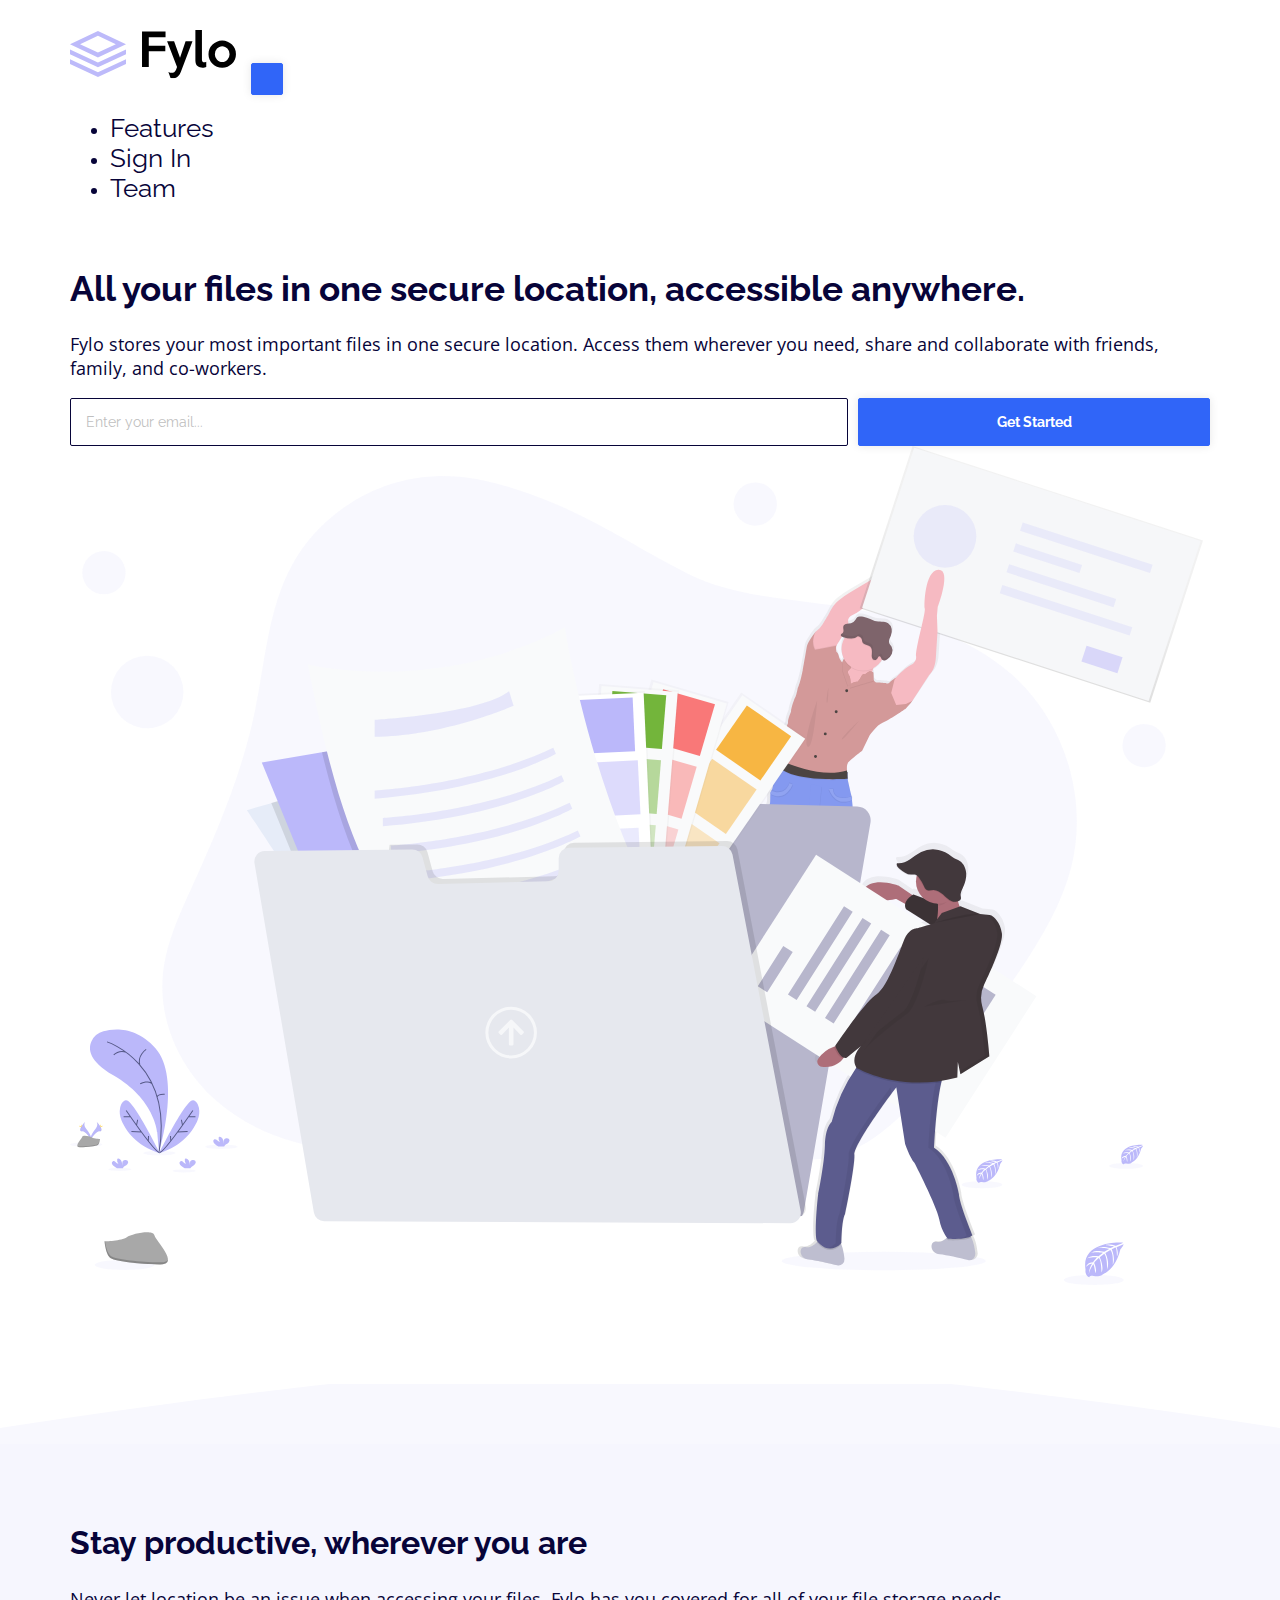
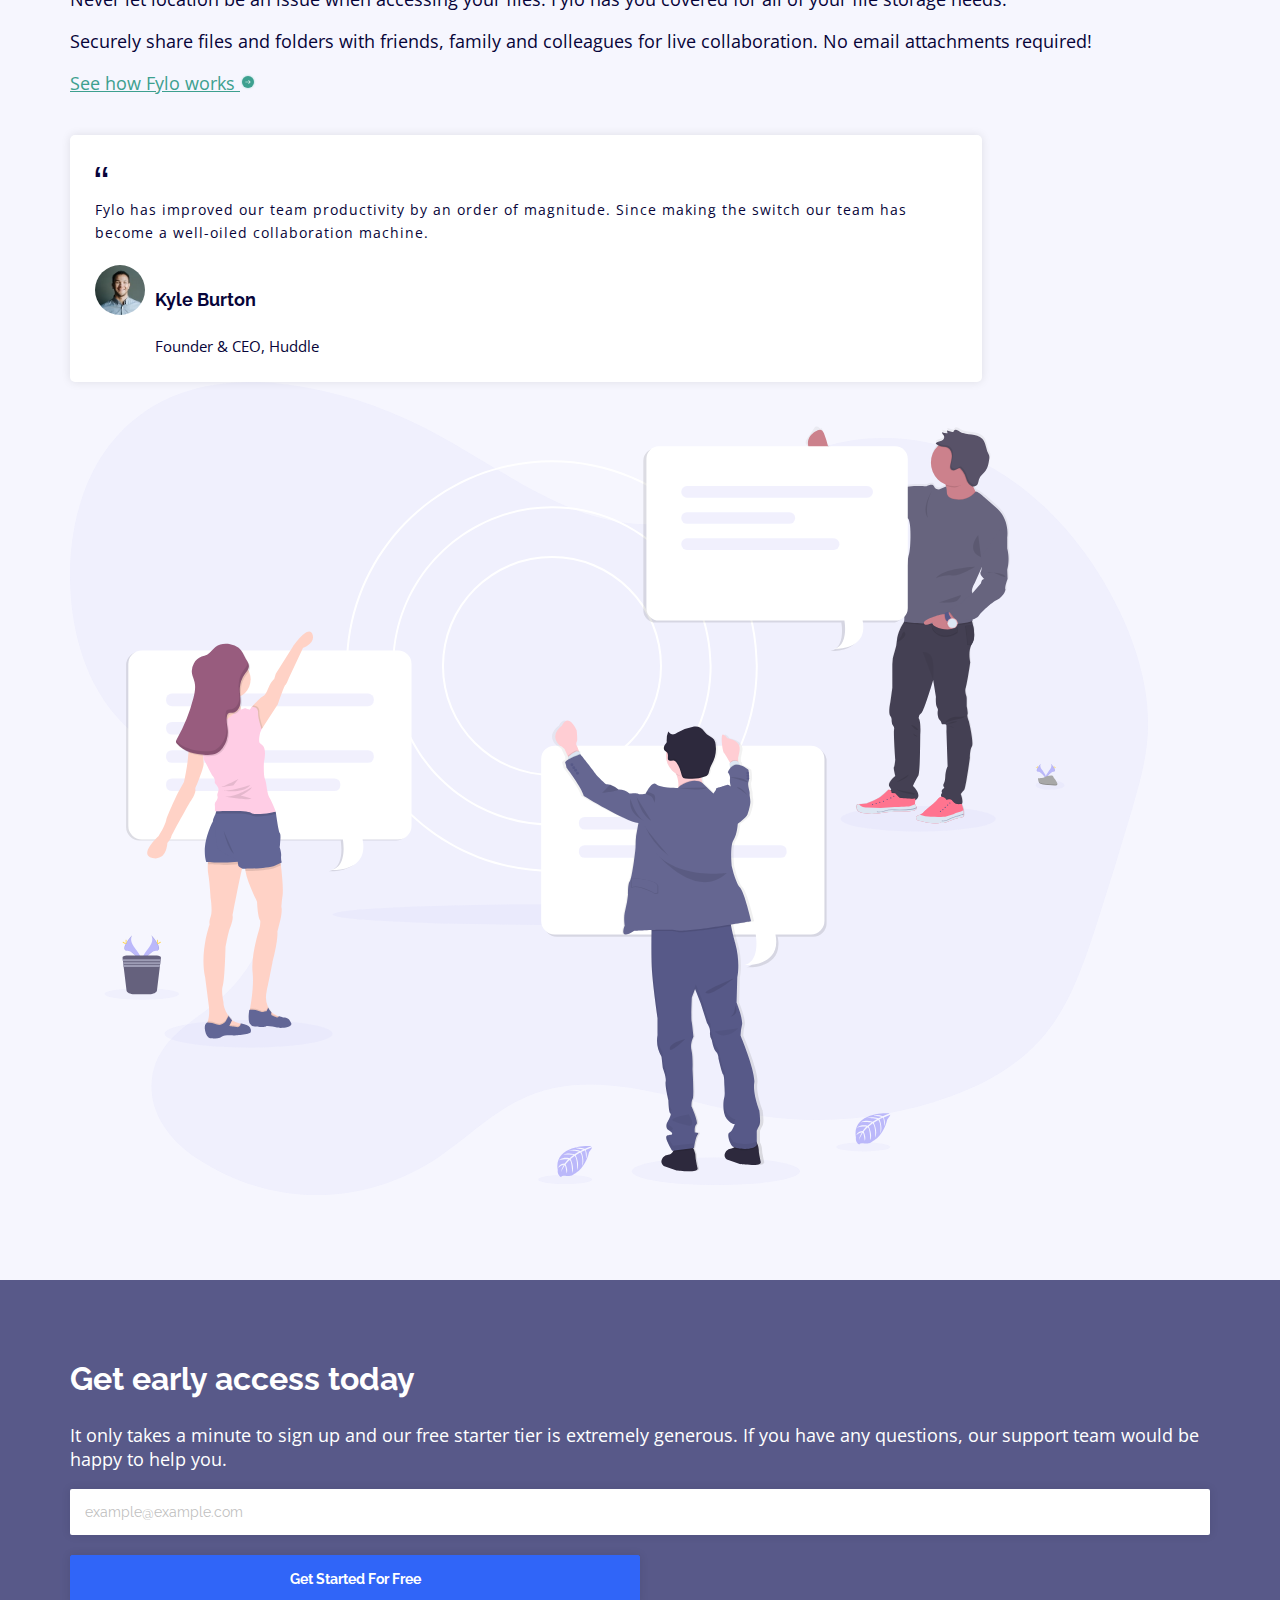
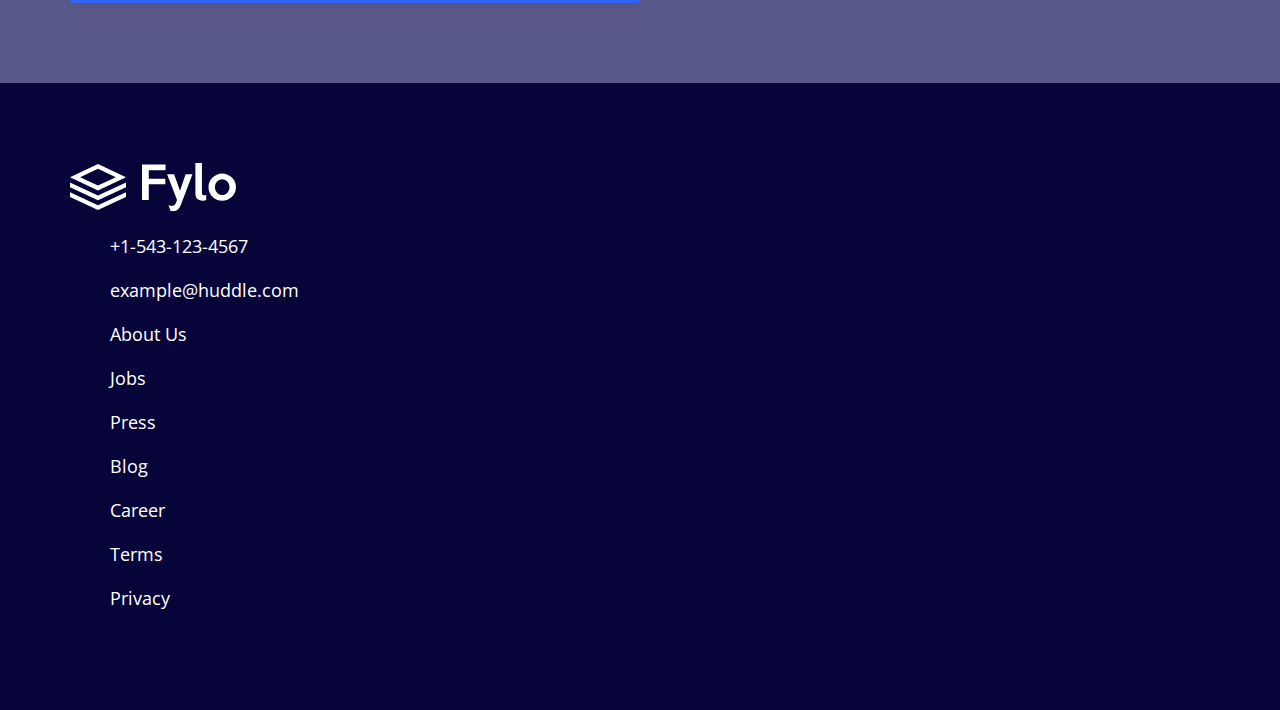
<file: fylo-landing-page/index.html>
<!DOCTYPE html>
<html lang="en">
  <head>
    <meta charset="UTF-8" />
    <meta name="viewport" content="width=device-width, initial-scale=1.0" />
    <link
      rel="icon"
      type="image/png"
      sizes="32x32"
      href="./images/favicon-32x32.png"
    />
    <link
      rel="stylesheet"
      href="https://cdn.jsdelivr.net/npm/bootstrap@4.5.3/dist/css/bootstrap.min.css"
      integrity="sha384-TX8t27EcRE3e/ihU7zmQxVncDAy5uIKz4rEkgIXeMed4M0jlfIDPvg6uqKI2xXr2"
      crossorigin="anonymous"
    />
    <link
      rel="stylesheet"
      href="https://cdnjs.cloudflare.com/ajax/libs/animate.css/4.1.1/animate.min.css"
    />

    <title>Frontend Mentor | Fylo landing page with two column layout</title>

    <link
      rel="stylesheet"
      href="https://cdnjs.cloudflare.com/ajax/libs/font-awesome/5.12.1/css/all.min.css"
    />
    <link rel="stylesheet" href="./style.css" />
  </head>
  <body>
    <header>
      <div class="container py-5">
        <nav class="navbar navbar-expand-lg navbar-light">
          <img
            src="./images/logo.svg"
            alt="logo"
            class="animate__animated animate__fadeInDown"
          />
          <button
            class="navbar-toggler ml-auto"
            type="button"
            data-toggle="collapse"
            data-target="#navbarSupportedContent"
            aria-controls="navbarSupportedContent"
            aria-expanded="false"
            aria-label="Toggle navigation"
          >
            <span class="navbar-toggler-icon"></span>
          </button>
          <div class="collapse navbar-collapse" id="navbarSupportedContent">
            <ul class="navbar-nav ml-auto">
              <li>
                <a href="#" class="nav-link"> Features </a>
              </li>
              <li class="nav-item">
                <a href="#" class="nav-link"> Sign In </a>
              </li>
              <li class="nav-item">
                <a href="#" class="nav-link"> Team </a>
              </li>
            </ul>
          </div>
        </nav>

        <div class="row align-items-center hero">
          <div class="col-md-7 py-5 animate__animated animate__fadeInLeft">
            <h1>All your files in one secure location, accessible anywhere.</h1>
            <p>
              Fylo stores your most important files in one secure location.
              Access them wherever you need, share and collaborate with friends,
              family, and co-workers.
            </p>
            <form>
              <input type="email" placeholder="Enter your email..." />
              <button>Get Started</button>
            </form>
          </div>
          <div class="col-md-5 py-5 animate__animated animate__fadeInRight">
            <img
              class="illustration"
              src="./images/illustration-1.svg"
              alt="header-img"
            />
          </div>
        </div>
      </div>
    </header>

    <section class="second-section animate__animated animate__fadeIn">
      <div class="container-fluid">
        <div class="row container">
          <div class="col-md-6">
            <h2 class="font-weight-bold">Stay productive, wherever you are</h2>
            <p>
              Never let location be an issue when accessing your files. Fylo has
              you covered for all of your file storage needs.
            </p>
            <p>
              Securely share files and folders with friends, family and
              colleagues for live collaboration. No email attachments required!
            </p>

            <a class="green" href="#">
              See how Fylo works
              <img src="./images/icon-arrow.svg" alt="arrow" />
            </a>

            <div class="testimonial-box">
              <img src="./images/icon-quotes.svg" alt="quote" />
              <p>
                Fylo has improved our team productivity by an order of
                magnitude. Since making the switch our team has become a
                well-oiled collaboration machine.
              </p>
              <div class="user-info">
                <div>
                  <img src="./images/avatar-testimonial.jpg" alt="user" />
                </div>
                <div>
                  <h4>Kyle Burton</h4>
                  <small> Founder & CEO, Huddle </small>
                </div>
              </div>
            </div>
          </div>
          <div class="col-md-6">
            <img
              class="illustration"
              src="./images/illustration-2.svg"
              alt="section-img"
            />
          </div>
        </div>
      </div>
    </section>

    <section class="third-section">
      <div class="container">
        <div class="row">
          <div class="col-md-6">
            <h2>Get early access today</h2>
            <p>
              It only takes a minute to sign up and our free starter tier is
              extremely generous. If you have any questions, our support team
              would be happy to help you.
            </p>
          </div>
          <div class="col-md-6">
            <form>
              <input type="email" placeholder="example@example.com" />
              <button class="animate__animated animate__fadeInUp">
                Get Started For Free
              </button>
            </form>
          </div>
        </div>
      </div>
    </section>

    <footer>
      <div class="container">
        <img src="./images/logo white.svg" alt="logo" />

        <div class="row pt-3">
          <div class="col-md-4">
            <ul>
              <li>+1-543-123-4567</li>
              <li>example@huddle.com</li>
            </ul>
          </div>
          <div class="col-md-4">
            <ul>
              <li>About Us</li>
              <li>Jobs</li>
              <li>Press</li>
              <li>Blog</li>
            </ul>
          </div>
          <div class="col-md-4">
            <ul>
              <li>Career</li>
              <li>Terms</li>
              <li>Privacy</li>
            </ul>
          </div>
        </div>
      </div>
    </footer>
    <script
      src="https://code.jquery.com/jquery-3.5.1.slim.min.js"
      integrity="sha384-DfXdz2htPH0lsSSs5nCTpuj/zy4C+OGpamoFVy38MVBnE+IbbVYUew+OrCXaRkfj"
      crossorigin="anonymous"
    ></script>

    <script
      src="https://cdn.jsdelivr.net/npm/bootstrap@4.5.3/dist/js/bootstrap.min.js"
      integrity="sha384-w1Q4orYjBQndcko6MimVbzY0tgp4pWB4lZ7lr30WKz0vr/aWKhXdBNmNb5D92v7s"
      crossorigin="anonymous"
    ></script>
  </body>
</html>
</file>
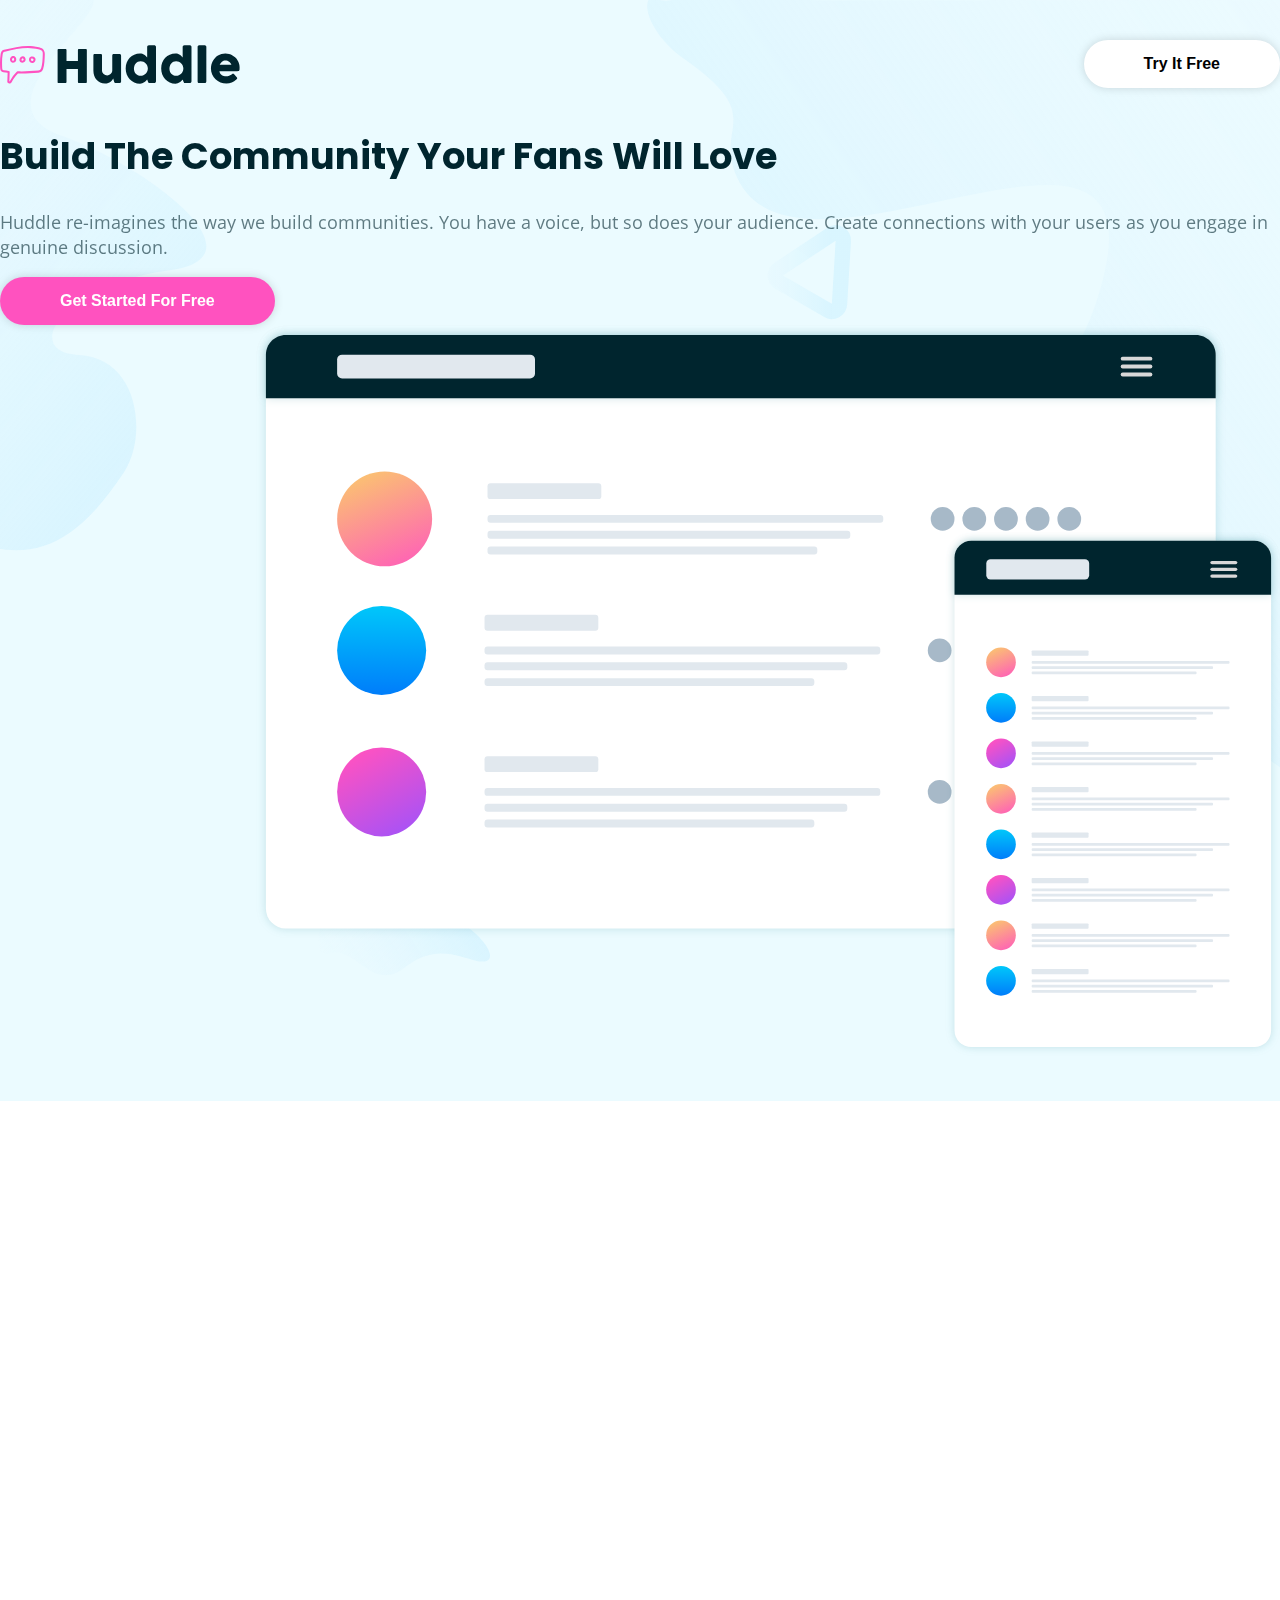
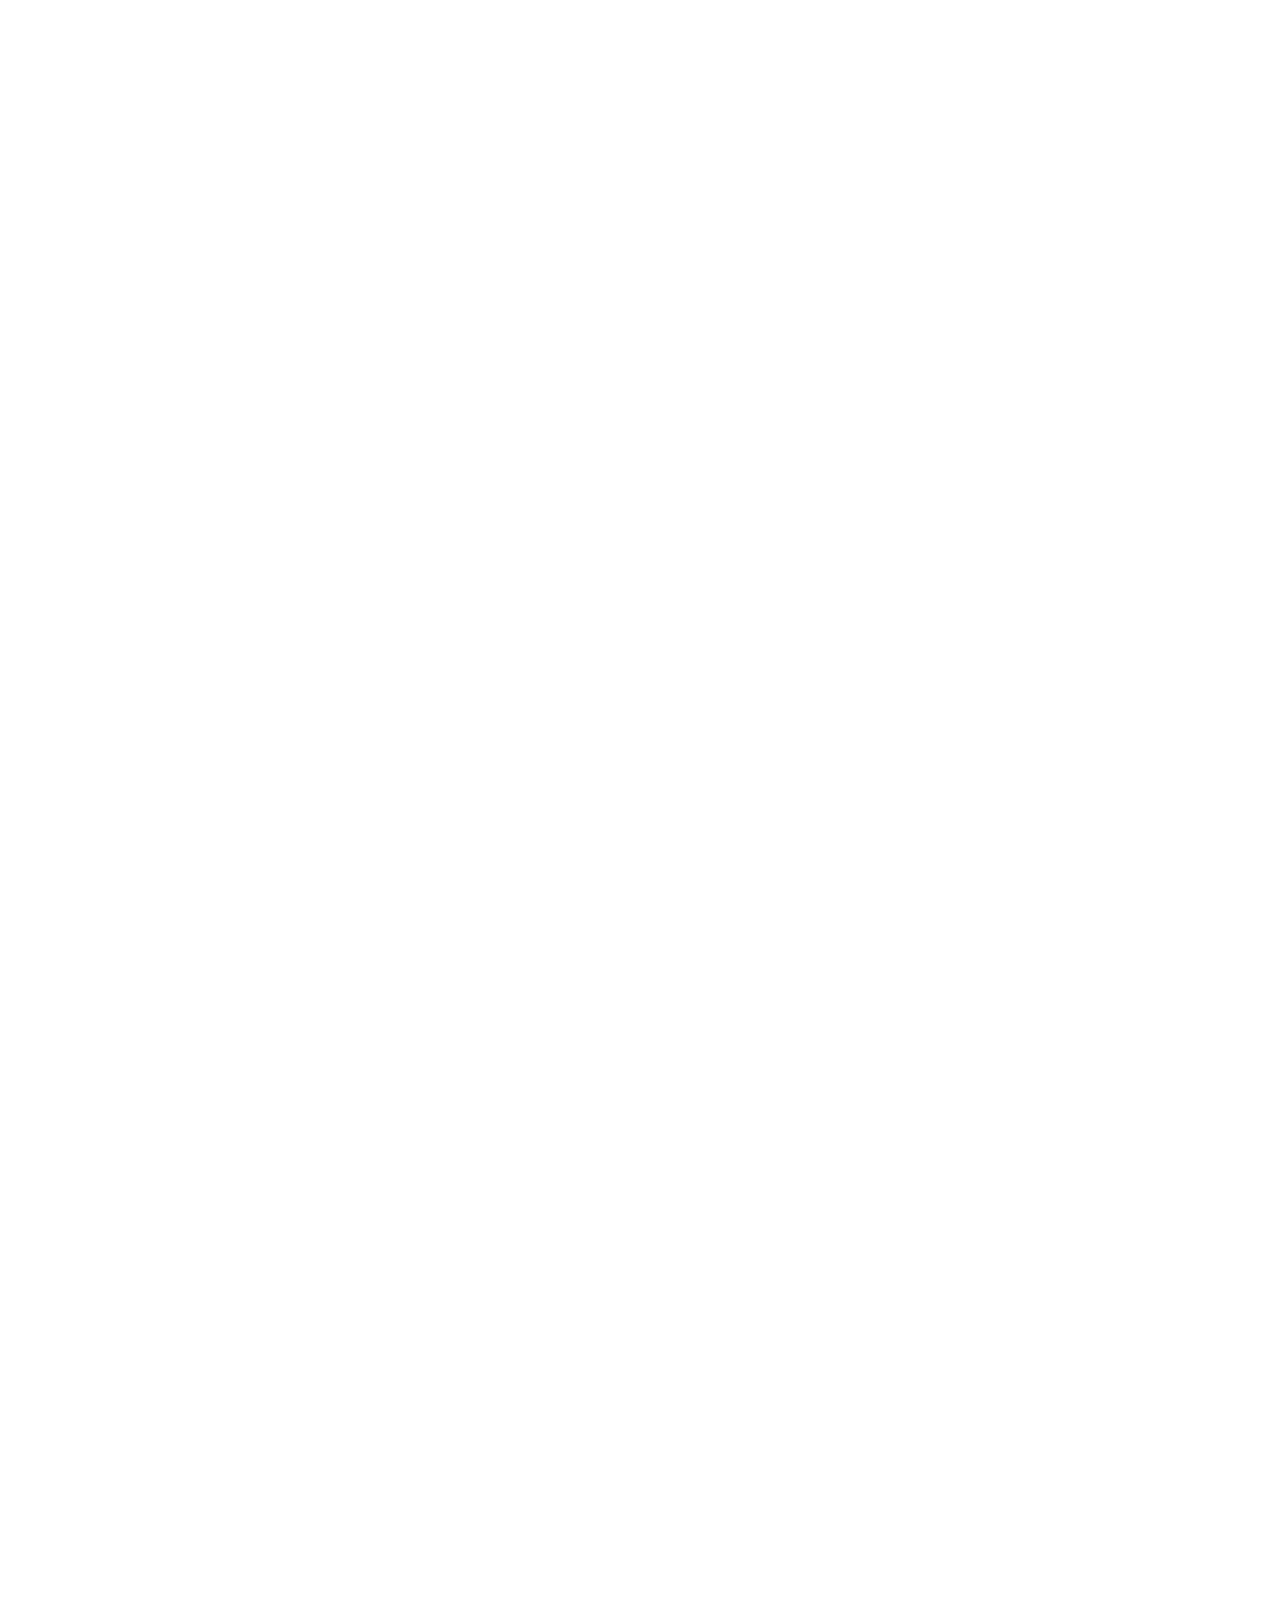
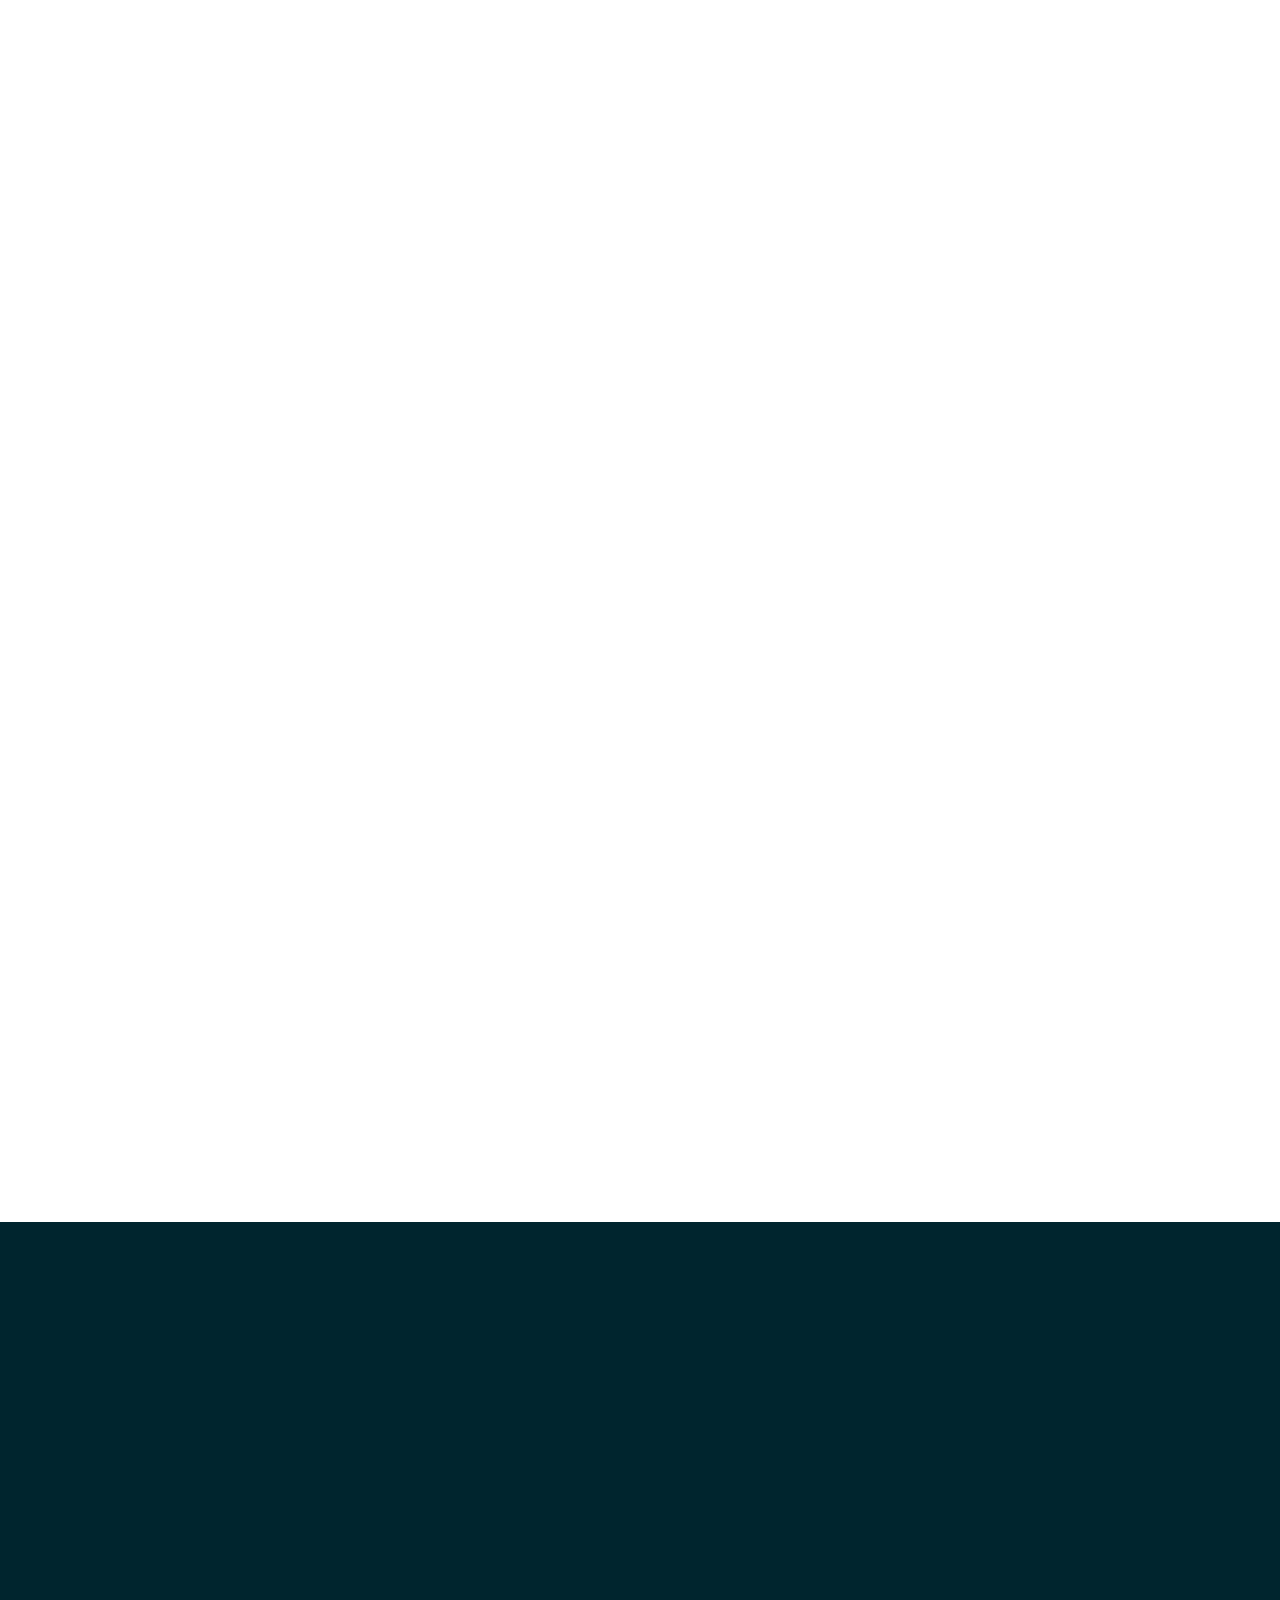
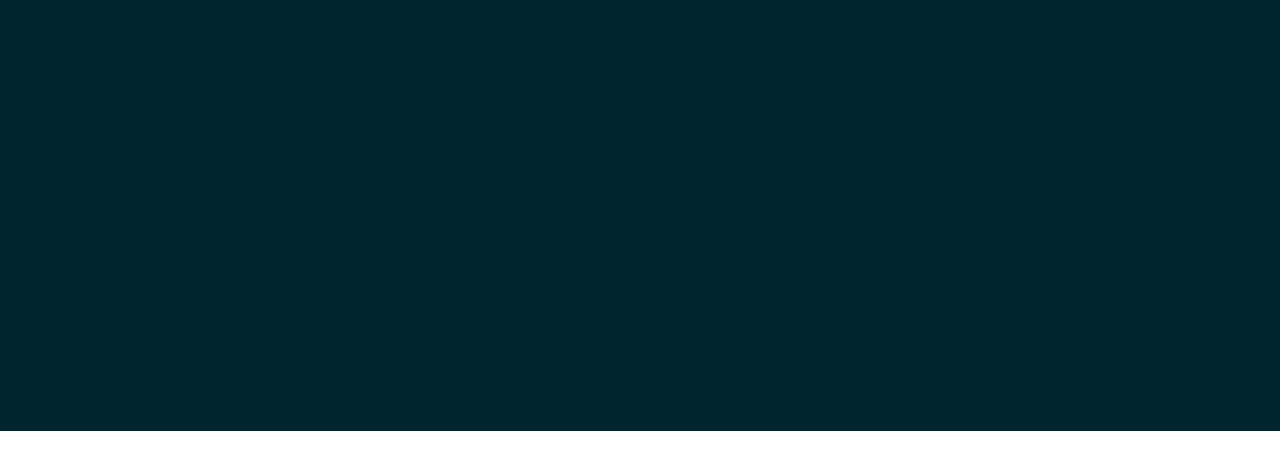
<file: huddle-landing-page/index.html>
<!DOCTYPE html>
<html lang="en">
  <head>
    <meta charset="UTF-8" />
    <meta name="viewport" content="width=device-width, initial-scale=1.0" />
    <link
      rel="icon"
      type="image/png"
      sizes="32x32"
      href="./images/favicon-32x32.png"
    />
    <link
      rel="stylesheet"
      href="https://cdn.jsdelivr.net/npm/bootstrap@4.5.3/dist/css/bootstrap.min.css"
      integrity="sha384-TX8t27EcRE3e/ihU7zmQxVncDAy5uIKz4rEkgIXeMed4M0jlfIDPvg6uqKI2xXr2"
      crossorigin="anonymous"
    />
    <link
      rel="stylesheet"
      href="https://stackpath.bootstrapcdn.com/font-awesome/4.7.0/css/font-awesome.min.css"
      integrity="sha384-wvfXpqpZZVQGK6TAh5PVlGOfQNHSoD2xbE+QkPxCAFlNEevoEH3Sl0sibVcOQVnN"
      crossorigin="anonymous"
    />
    <link href="https://unpkg.com/aos@2.3.1/dist/aos.css" rel="stylesheet" />

    <title>Huddle landing page</title>

    <link
      rel="stylesheet"
      href="https://cdnjs.cloudflare.com/ajax/libs/font-awesome/5.12.1/css/all.min.css"
    />
    <link rel="stylesheet" href="css/style.css" />
  </head>
  <body>
    <header>
      <div class="container">
        <nav>
          <img class="logo" src="./images/logo.svg" alt="logo" />
          <button class="btn">Try It Free</button>
        </nav>

        <div class="row py-5 banner">
          <div class="col-md-5" data-aos="fade-right" data-aos-duration="1000">
            <h1>Build The Community Your Fans Will Love</h1>

            <p>
              Huddle re-imagines the way we build communities. You have a voice,
              but so does your audience. Create connections with your users as
              you engage in genuine discussion.
            </p>

            <button class="btn btn-primary">Get Started For Free</button>
          </div>

          <div class="col-md-7" data-aos="fade-left" data-aos-duration="1000">
            <img
              class="header-img"
              src="./images/illustration-mockups.svg"
              alt="mockups"
            />
          </div>
        </div>
      </div>
    </header>

    <main>
      <div class="container second-section">
        <div
          class="box d-flex align-items-center pr-3"
          data-aos="flip-left"
          data-aos-duration="3000"
        >
          <div>
            <h2>Grow Together</h2>
            <p>
              Generate meaningful discussions with your audience and build a
              strong, loyal community. Think of the insightful conversations you
              miss out on with a feedback form.
            </p>
          </div>
          <div>
            <img
              src="./images/illustration-grow-together.svg"
              alt="grow-together"
            />
          </div>
        </div>

        <div
          class="box d-flex align-items-center pr-3"
          data-aos="flip-right"
          data-aos-duration="1500"
        >
          <div>
            <img
              src="./images/illustration-flowing-conversation.svg"
              alt="flowing-conversation"
            />
          </div>
          <div>
            <h2>Flowing Conversations</h2>
            <p>
              You wouldn't paginate a conversation in real life, so why do it
              online? Our threads have just-in-time loading for a more natural
              flow.
            </p>
          </div>
        </div>

        <div
          class="box d-flex align-items-center pr-3"
          data-aos="flip-left"
          data-aos-duration="1500"
        >
          <div>
            <h2>Your Users</h2>
            <p>
              It takes no time at all to integrate Huddle with your app's
              authentication solution. This means, once signed in to your app,
              your users can start chatting immediately.
            </p>
          </div>
          <div>
            <img src="./images/illustration-your-users.svg" alt="users" />
          </div>
        </div>
      </div>
    </main>

    <div class="col-md-5 mx-auto" data-aos="fade-up" data-aos-duration="1000">
      <div class="box small-box w-100">
        <h2>Ready To Build Your Community?</h2>

        <button class="btn btn-primary btn-big">Get Started For Free</button>
      </div>
    </div>

    <footer>
      <div class="container" data-aos="fade-up-right" data-aos-duration="1500">
        <img src="./images/logo white.svg" alt="logo" class="pb-3" />

        <div class="row">
          <div class="col-md-3">
            <ul>
              <li>
                Lorem ipsum dolor sit amet, consectetur adipiscing elit, sed do
                eiusmod tempor incididunt ut labore et dolore magna aliqua
              </li>
              <li>+1-543-123-4567</li>
              <li>example@huddle.com</li>
            </ul>
          </div>

          <div class="col-md-3">
            <ul>
              <li>About Us</li>
              <li>What We Do</li>
              <li>FAQ</li>
            </ul>
          </div>
          <div class="col-md-3">
            <ul>
              <li>Career</li>
              <li>Blog</li>
              <li>Contact Us</li>
            </ul>
          </div>

          <div class="col-md-3 mb-3">
            <a class="circle" href="#">
              <i class="fab fa-facebook-f"></i>
            </a>
            <a class="circle" href="#">
              <i class="fab fa-twitter"></i>
            </a>
            <a class="circle" href="#">
              <i class="fab fa-instagram"></i>
            </a>
          </div>
        </div>

        <p>&copy; Copyright Huddle. All rights reserved.</p>
      </div>
    </footer>

    <script src="https://unpkg.com/aos@2.3.1/dist/aos.js"></script>
    <script>
      AOS.init();
    </script>
  </body>
</html>
</file>
<file: fylo-landing-page/style.css>
@import url("https://fonts.googleapis.com/css?family=Open+Sans|Raleway:400,700&display=swap");
* {
  -webkit-box-sizing: border-box;
          box-sizing: border-box;
}

body {
  color: #070439;
  font-family: "Open Sans", sans-serif;
  font-size: 1.1em;
  margin: 0;
}

a {
  color: #3da08f;
}

img {
  max-width: 100%;
}

h1,
h2,
h4 {
  font-family: "Raleway", sans-serif;
}

h2 {
  font-size: 1.8em;
  margin-top: 0;
}

.container {
  padding: 30px;
  margin: 0 auto;
  max-width: 100% !important;
  width: 1200px !important;
}

.navbar .nav-link {
  color: #070439;
  font-family: "Raleway", sans-serif;
  text-decoration: none;
  font-size: 1.6rem;
}

.hero {
  padding: 1.5rem 0;
}

form {
  display: -webkit-box;
  display: -ms-flexbox;
  display: flex;
}

input {
  border: 1px solid #070439;
  border-radius: 2px;
  font-family: "Raleway", sans-serif;
  font-size: 14px;
  -webkit-box-flex: 0.7;
      -ms-flex: 0.7;
          flex: 0.7;
  padding: 15px;
}

input::-webkit-input-placeholder {
  color: #bfbfbf;
}

input:-ms-input-placeholder {
  color: #bfbfbf;
}

input::-ms-input-placeholder {
  color: #bfbfbf;
}

input::placeholder {
  color: #bfbfbf;
}

button {
  border: 1px solid #3065f8;
  background-color: #3065f8;
  border-radius: 2px;
  -webkit-box-shadow: 0 0 10px rgba(0, 0, 0, 0.1);
          box-shadow: 0 0 10px rgba(0, 0, 0, 0.1);
  color: #fff;
  font-family: "Raleway", sans-serif;
  font-weight: 700;
  font-size: 14px;
  -webkit-box-flex: 0.3;
      -ms-flex: 0.3;
          flex: 0.3;
  padding: 15px;
  margin-left: 10px;
}

.second-section {
  background-color: #f6f6fe;
  margin-top: 100px;
  position: relative;
  padding: 50px 0;
}

.second-section::before {
  content: "";
  background-image: url("./images/bg-curve-desktop.svg");
  background-size: cover;
  background-position: center center;
  position: absolute;
  top: -60px;
  left: 0;
  height: 60px;
  width: 100%;
}

.second-section .testimonial-box {
  background-color: #fff;
  -webkit-box-shadow: 0 0 10px rgba(0, 0, 0, 0.1);
          box-shadow: 0 0 10px rgba(0, 0, 0, 0.1);
  border-radius: 5px;
  padding: 25px;
  margin-top: 40px;
  width: 80%;
}

.second-section .testimonial-box p {
  font-size: 14px;
  letter-spacing: 1px;
  line-height: 1.7;
}

.second-section .user-info {
  display: -webkit-box;
  display: -ms-flexbox;
  display: flex;
  margin-top: 20px;
}

.second-section .user-info img {
  border-radius: 50%;
  height: 50px;
  margin-right: 10px;
  width: 50px;
}

.third-section {
  background-color: #585989;
  color: #fff;
  padding: 50px 0;
}

.third-section form {
  -webkit-box-orient: vertical;
  -webkit-box-direction: normal;
      -ms-flex-direction: column;
          flex-direction: column;
}

.third-section form input {
  -webkit-box-shadow: 0 0 10px rgba(0, 0, 0, 0.1);
          box-shadow: 0 0 10px rgba(0, 0, 0, 0.1);
  border: none;
  -webkit-box-flex: 1;
      -ms-flex: 1;
          flex: 1;
}

.third-section form button {
  margin: 20px 0 0;
  width: 50%;
}

/* Footer styling */
footer {
  background-color: #070439;
  color: #fff;
  padding: 50px 0;
}

footer ul {
  list-style-type: none;
}

footer ul li {
  margin-bottom: 20px;
}

@media screen and (max-width: 768px) {
  body {
    text-align: center;
  }
  .navbar-collapse {
    text-align: left;
    margin-top: 0.5rem;
  }
  .hero {
    padding: 0;
  }
  form {
    display: -webkit-box;
    display: -ms-flexbox;
    display: flex;
    -webkit-box-orient: vertical;
    -webkit-box-direction: normal;
        -ms-flex-direction: column;
            flex-direction: column;
  }
  form button {
    margin: 1rem 0;
  }
  .second-section::before {
    background-image: url("./images/bg-curve-mobile.svg");
    height: 80px;
  }
  .second-section .testimonial-box {
    width: 100%;
  }
  .third-section form button {
    margin: 20px 0;
    width: 100%;
  }
  .illustration {
    margin-top: 30px;
  }
  footer ul {
    padding: 0;
  }
}
/*# sourceMappingURL=style.css.map */
</file>
<file: huddle-landing-page/css/style.css>
@import url("https://fonts.googleapis.com/css?family=Open+Sans:400,700|Poppins:600&display=swap");
* {
  -webkit-box-sizing: border-box;
          box-sizing: border-box;
}

body {
  color: #00252e;
  font-family: "Open Sans", sans-serif;
  font-size: 1.15em;
  margin: 0;
}

h1,
h2 {
  font-family: "Poppins", sans-serif;
}

p {
  opacity: 0.6;
}

img {
  max-width: 100%;
}

.btn {
  border-radius: 50px;
  background-color: #fff;
  border: none;
  -webkit-box-shadow: 0 0 10px rgba(0, 0, 0, 0.15);
          box-shadow: 0 0 10px rgba(0, 0, 0, 0.15);
  cursor: pointer;
  font-size: 16px;
  font-weight: 700;
  padding: 15px 60px;
}

.btn-primary {
  background-color: #ff52bf;
  color: #fff;
}

header {
  background-image: url("../images/bg-hero-desktop.svg");
  background-size: cover;
  background-position: center center;
  background-color: #ebfbff;
  padding: 40px 0;
}

header nav {
  display: -webkit-box;
  display: -ms-flexbox;
  display: flex;
  -webkit-box-align: center;
      -ms-flex-align: center;
          align-items: center;
  -webkit-box-pack: justify;
      -ms-flex-pack: justify;
          justify-content: space-between;
  margin-bottom: 40px;
}

header .header-img {
  margin-left: 20%;
  width: 80%;
}

.box {
  background-color: #fff;
  border-radius: 15px;
  -webkit-box-shadow: 0 0 10px rgba(0, 0, 0, 0.15);
          box-shadow: 0 0 10px rgba(0, 0, 0, 0.15);
  margin: 40px 0;
  padding: 60px;
}

.small-box {
  display: inline-block;
  position: relative;
  margin-bottom: -50%;
  z-index: 1;
}

.box img {
  width: 80%;
}

footer {
  background-color: #00252e;
  color: #fff;
  padding: 180px 0 60px;
}

footer ul {
  list-style-type: none;
}

footer ul li {
  margin-bottom: 20px;
}

footer .circle {
  border: 1px solid #fff;
  border-radius: 50%;
  color: #fff;
  display: -webkit-inline-box;
  display: -ms-inline-flexbox;
  display: inline-flex;
  -webkit-box-align: center;
      -ms-flex-align: center;
          align-items: center;
  -webkit-box-pack: center;
      -ms-flex-pack: center;
          justify-content: center;
  margin-right: 10px;
  height: 40px;
  width: 40px;
  text-decoration: none;
}

footer p {
  text-align: right;
}

@media screen and (max-width: 768px) {
  body {
    text-align: center;
  }
  header nav {
    -webkit-box-orient: vertical;
    -webkit-box-direction: normal;
        -ms-flex-direction: column;
            flex-direction: column;
  }
  header nav .logo {
    margin-bottom: 1rem;
  }
  header .header-img {
    margin-top: 40px;
    margin-left: 0;
    width: 100%;
  }
  header .banner {
    padding: 0 !important;
  }
  .second-section .box {
    padding: 2rem;
    -webkit-box-orient: vertical;
    -webkit-box-direction: normal;
        -ms-flex-direction: column;
            flex-direction: column;
  }
  ul {
    padding: 0;
  }
}
/*# sourceMappingURL=style.css.map */
</file>
